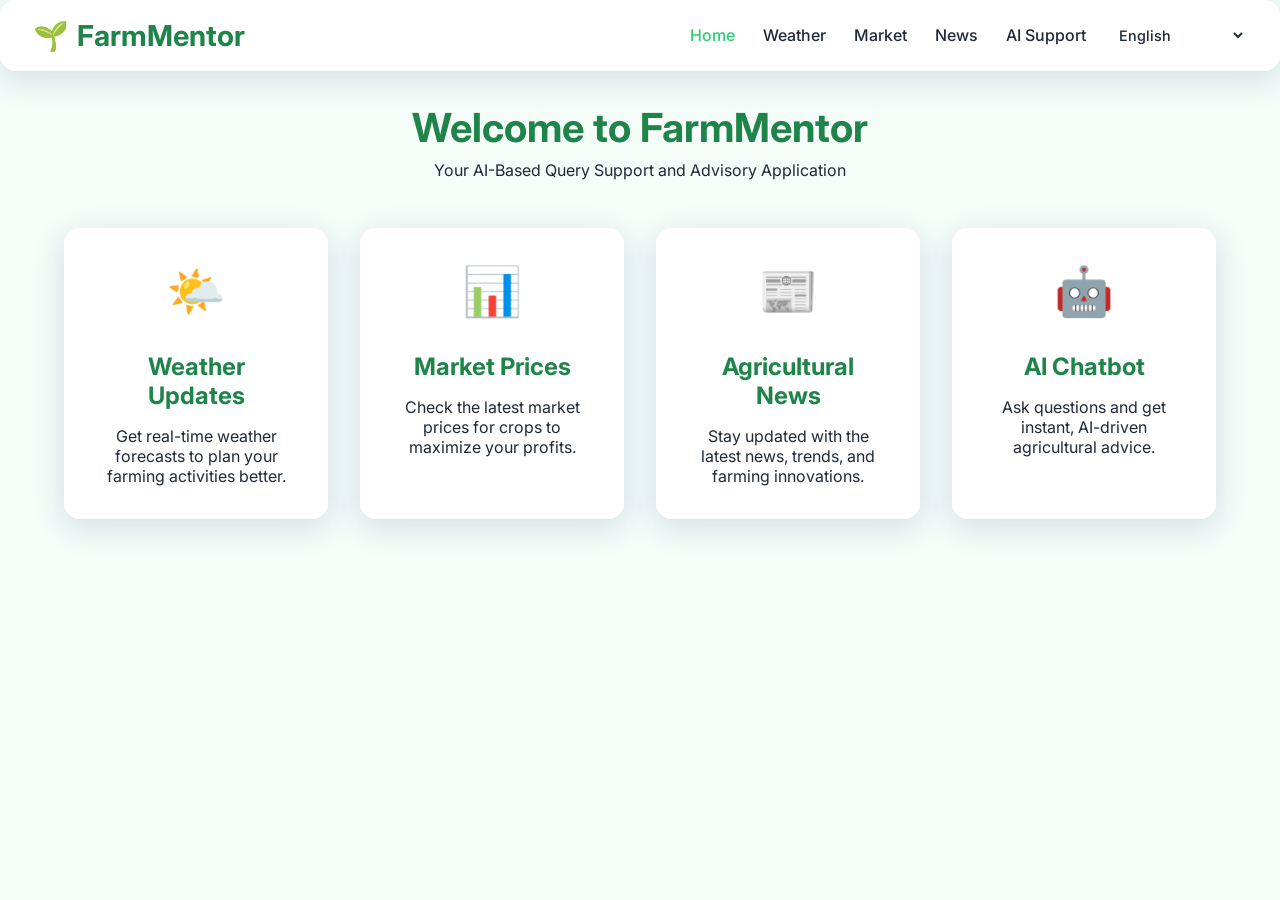
<file: index.html>
<!DOCTYPE html>
<html lang="en">
<head>
    <meta charset="UTF-8">
    <meta name="viewport" content="width=device-width, initial-scale=1.0">
    <title>FarmMentor Dashboard</title>
    <link rel="stylesheet" href="style.css">
</head>
<body>
    <nav class="glass-panel">
        <a href="index.html" class="logo">
            <span>🌱</span> FarmMentor
        </a>
        <div class="nav-links">
            <a href="index.html" class="active" data-i18n="nav_home">Home</a>
            <a href="weather.html" data-i18n="nav_weather">Weather</a>
            <a href="market.html" data-i18n="nav_market">Market</a>
            <a href="news.html" data-i18n="nav_news">News</a>
            <a href="chatbot.html" data-i18n="nav_chatbot">AI Support</a>
            <select id="langSelector" class="lang-selector" onchange="changeLanguage(this.value)">
                <option value="en">English</option>
                <option value="ta">தமிழ் (Tamil)</option>
                <option value="hi">हिन्दी (Hindi)</option>
                <option value="te">తెలుగు (Telugu)</option>
            </select>
        </div>
    </nav>

    <div class="container">
        <header class="page-header">
            <h1 data-i18n="welcome_title">Welcome to FarmMentor</h1>
            <p data-i18n="welcome_desc">Your AI-Based Query Support and Advisory Application</p>
        </header>

        <main class="dashboard-grid">
            <a href="weather.html" class="card glass-panel">
                <div class="card-icon">🌤️</div>
                <h2 data-i18n="card_weather_title">Weather Updates</h2>
                <p data-i18n="card_weather_desc">Get real-time weather forecasts to plan your farming activities better.</p>
            </a>

            <a href="market.html" class="card glass-panel">
                <div class="card-icon">📊</div>
                <h2 data-i18n="card_market_title">Market Prices</h2>
                <p data-i18n="card_market_desc">Check the latest market prices for crops to maximize your profits.</p>
            </a>

            <a href="news.html" class="card glass-panel">
                <div class="card-icon">📰</div>
                <h2 data-i18n="card_news_title">Agricultural News</h2>
                <p data-i18n="card_news_desc">Stay updated with the latest news, trends, and farming innovations.</p>
            </a>

            <a href="chatbot.html" class="card glass-panel">
                <div class="card-icon">🤖</div>
                <h2 data-i18n="card_chatbot_title">AI Chatbot</h2>
                <p data-i18n="card_chatbot_desc">Ask questions and get instant, AI-driven agricultural advice.</p>
            </a>
        </main>
    </div>

    <script src="translations.js"></script>
    <script src="script.js"></script>
</body>
</html>
</file>
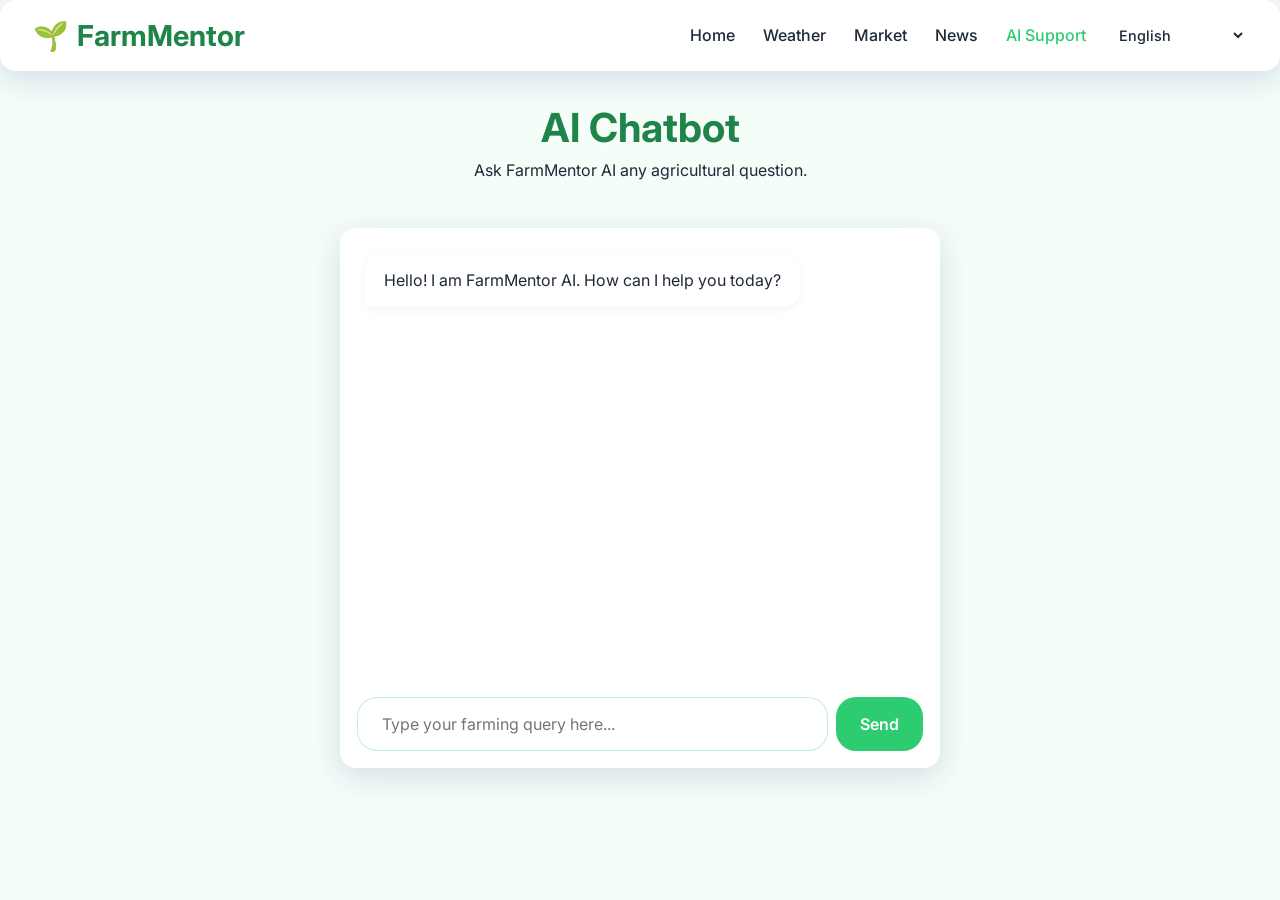
<file: chatbot.html>
<!DOCTYPE html>
<html lang="en">
<head>
    <meta charset="UTF-8">
    <meta name="viewport" content="width=device-width, initial-scale=1.0">
    <title>AI Chatbot - FarmMentor</title>
    <link rel="stylesheet" href="style.css">
</head>
<body>
    <nav class="glass-panel">
        <a href="index.html" class="logo">
            <span>🌱</span> FarmMentor
        </a>
        <div class="nav-links">
            <a href="index.html" data-i18n="nav_home">Home</a>
            <a href="weather.html" data-i18n="nav_weather">Weather</a>
            <a href="market.html" data-i18n="nav_market">Market</a>
            <a href="news.html" data-i18n="nav_news">News</a>
            <a href="chatbot.html" class="active" data-i18n="nav_chatbot">AI Support</a>
            <select id="langSelector" class="lang-selector" onchange="changeLanguage(this.value)">
                <option value="en">English</option>
                <option value="ta">தமிழ் (Tamil)</option>
                <option value="hi">हिन्दी (Hindi)</option>
                <option value="te">తెలుగు (Telugu)</option>
            </select>
        </div>
    </nav>

    <div class="container">
        <header class="page-header">
            <h1 data-i18n="card_chatbot_title">AI Chatbot Support</h1>
            <p data-i18n="chat_header_desc">Ask our AI assistant for farming advice.</p>
        </header>

        <main>
            <div class="chat-container glass-panel">
                <div class="chat-messages" id="chatMessages">
                    <div class="message bot" data-i18n="chat_welcome">
                        Hello! I am FarmMentor AI. Ask me about irrigation advice, crop selection tips, or weather planning guidance.
                    </div>
                </div>
                <div class="chat-input-area">
                    <input type="text" id="chatInput" placeholder="Type your farming question here..." data-i18n="chat_placeholder">
                    <button class="btn" onclick="sendChatMessage()" data-i18n="btn_send">Send</button>
                </div>
            </div>
        </main>
    </div>

    <script src="translations.js"></script>
    <script src="script.js"></script>
</body>
</html>
</file>
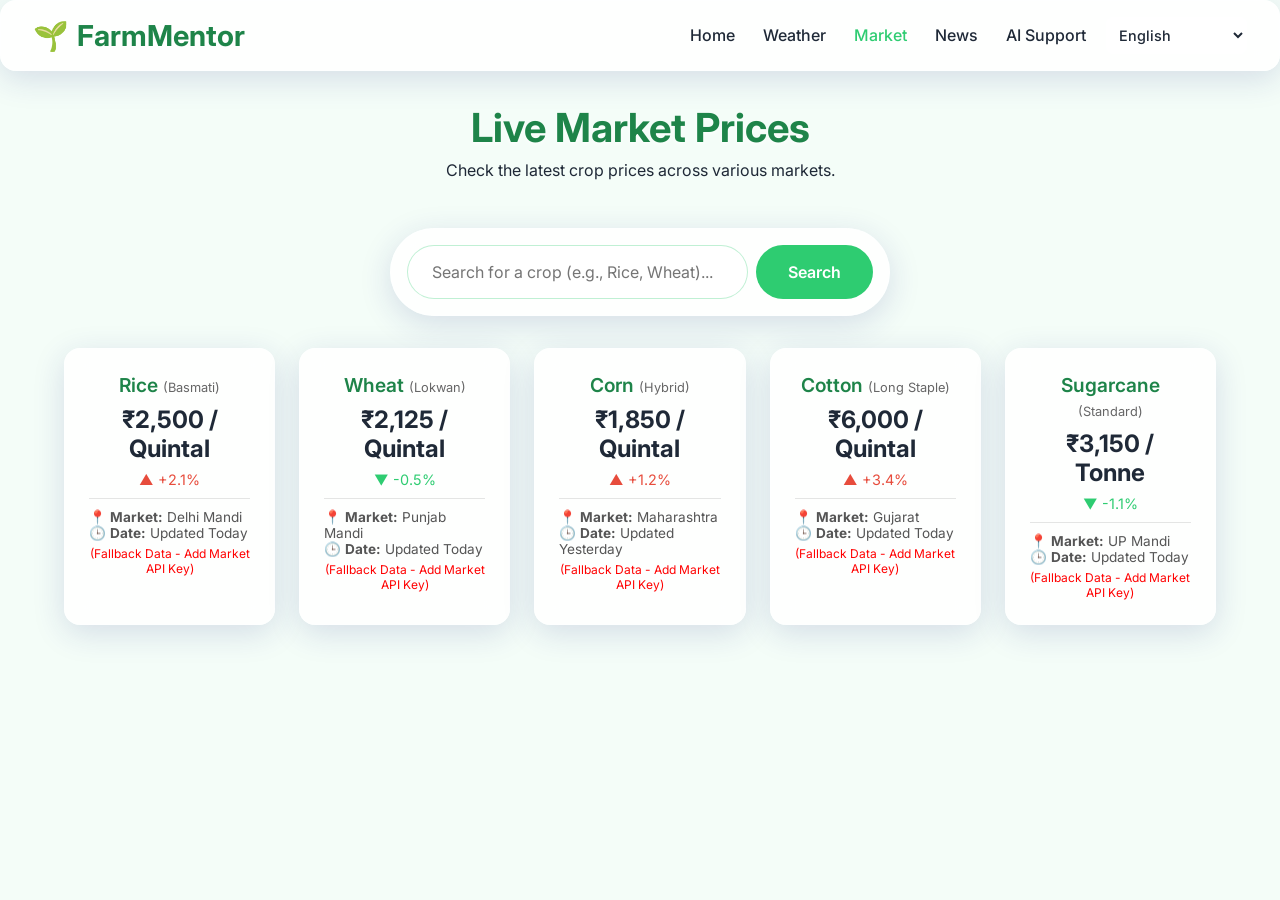
<file: market.html>
<!DOCTYPE html>
<html lang="en">
<head>
    <meta charset="UTF-8">
    <meta name="viewport" content="width=device-width, initial-scale=1.0">
    <title>Market Prices - FarmMentor</title>
    <link rel="stylesheet" href="style.css">
</head>
<body>
    <nav class="glass-panel">
        <a href="index.html" class="logo">
            <span>🌱</span> FarmMentor
        </a>
        <div class="nav-links">
            <a href="index.html" data-i18n="nav_home">Home</a>
            <a href="weather.html" data-i18n="nav_weather">Weather</a>
            <a href="market.html" class="active" data-i18n="nav_market">Market</a>
            <a href="news.html" data-i18n="nav_news">News</a>
            <a href="chatbot.html" data-i18n="nav_chatbot">AI Support</a>
            <select id="langSelector" class="lang-selector" onchange="changeLanguage(this.value)">
                <option value="en">English</option>
                <option value="ta">தமிழ் (Tamil)</option>
                <option value="hi">हिन्दी (Hindi)</option>
                <option value="te">తెలుగు (Telugu)</option>
            </select>
        </div>
    </nav>

    <div class="container">
        <header class="page-header">
            <h1 data-i18n="market_header_title">Market Prices</h1>
            <p data-i18n="market_header_desc">Latest market prices for essential crops.</p>
        </header>

        <main>
            <div class="input-group glass-panel" style="padding: 1rem; border-radius: 50px;">
                <input type="text" id="marketInput" placeholder="Search for a crop (e.g. Rice)..." data-i18n="market_placeholder">
                <button class="btn" onclick="filterMarket()" data-i18n="btn_search">Search</button>
            </div>

            <div id="marketGrid" class="market-grid">
                <!-- Data populated by JS -->
            </div>
        </main>
    </div>

    <script src="translations.js"></script>
    <script src="script.js"></script>
</body>
</html>
</file>
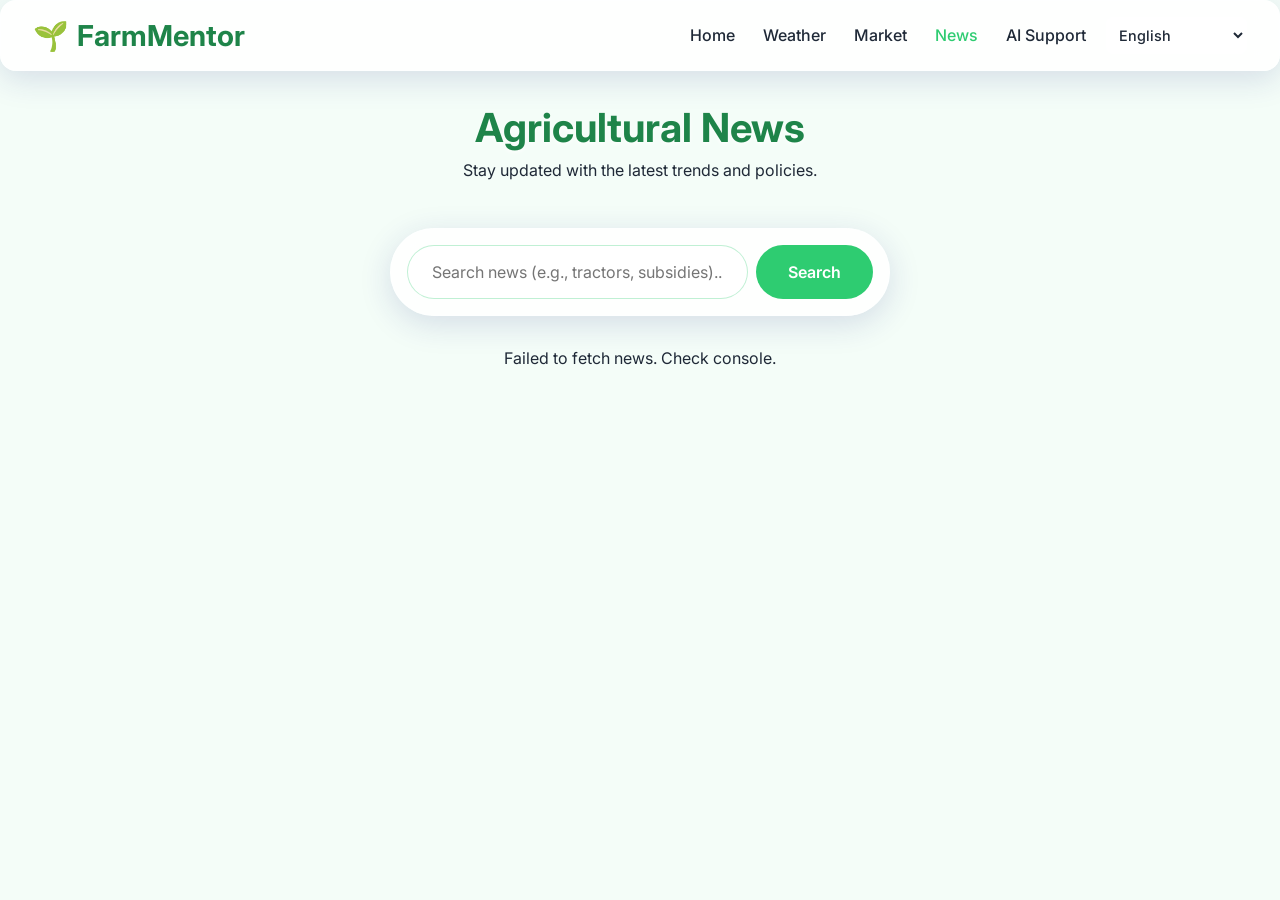
<file: news.html>
<!DOCTYPE html>
<html lang="en">
<head>
    <meta charset="UTF-8">
    <meta name="viewport" content="width=device-width, initial-scale=1.0">
    <title>Agricultural News - FarmMentor</title>
    <link rel="stylesheet" href="style.css">
</head>
<body>
    <nav class="glass-panel">
        <a href="index.html" class="logo">
            <span>🌱</span> FarmMentor
        </a>
        <div class="nav-links">
            <a href="index.html" data-i18n="nav_home">Home</a>
            <a href="weather.html" data-i18n="nav_weather">Weather</a>
            <a href="market.html" data-i18n="nav_market">Market</a>
            <a href="news.html" class="active" data-i18n="nav_news">News</a>
            <a href="chatbot.html" data-i18n="nav_chatbot">AI Support</a>
            <select id="langSelector" class="lang-selector" onchange="changeLanguage(this.value)">
                <option value="en">English</option>
                <option value="ta">தமிழ் (Tamil)</option>
                <option value="hi">हिन्दी (Hindi)</option>
                <option value="te">తెలుగు (Telugu)</option>
            </select>
        </div>
    </nav>

    <div class="container">
        <header class="page-header">
            <h1 data-i18n="card_news_title">Agricultural News</h1>
            <p data-i18n="news_header_desc">Stay updated with the latest in farming and agriculture.</p>
        </header>

        <main>
            <div class="input-group glass-panel" style="padding: 1rem; border-radius: 50px;">
                <input type="text" id="newsInput" placeholder="Search news (e.g. tractors, fertilizers)..." data-i18n="news_placeholder">
                <button class="btn" onclick="fetchNews()" data-i18n="btn_search">Search</button>
            </div>

            <div id="newsLoader" class="loader"></div>

            <div id="newsGrid" class="news-grid">
                <!-- Data populated by JS -->
            </div>
        </main>
    </div>

    <script src="translations.js"></script>
    <script src="script.js"></script>
</body>
</html>
</file>
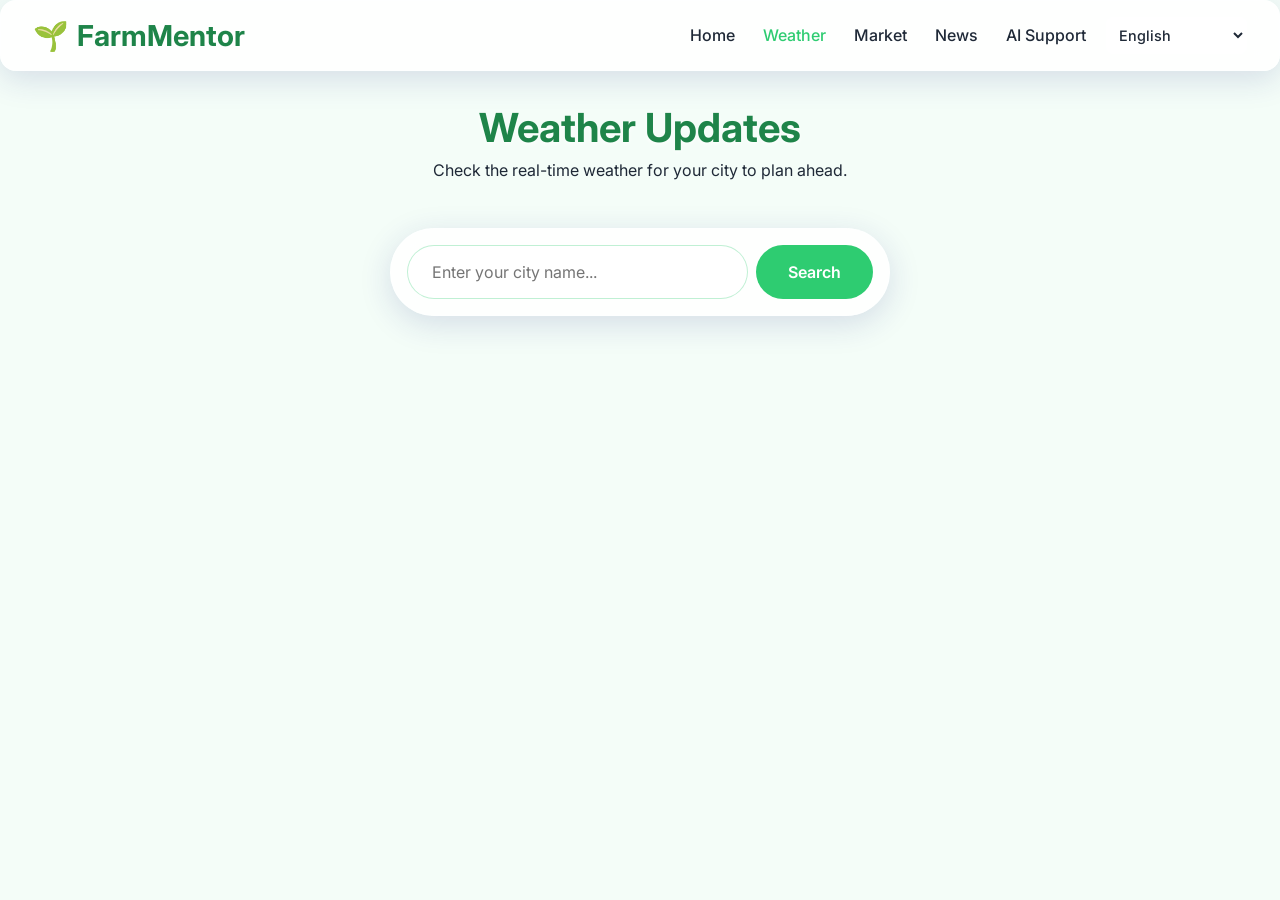
<file: weather.html>
<!DOCTYPE html>
<html lang="en">
<head>
    <meta charset="UTF-8">
    <meta name="viewport" content="width=device-width, initial-scale=1.0">
    <title>Weather Updates - FarmMentor</title>
    <link rel="stylesheet" href="style.css">
</head>
<body>
    <nav class="glass-panel">
        <a href="index.html" class="logo">
            <span>🌱</span> FarmMentor
        </a>
        <div class="nav-links">
            <a href="index.html" data-i18n="nav_home">Home</a>
            <a href="weather.html" class="active" data-i18n="nav_weather">Weather</a>
            <a href="market.html" data-i18n="nav_market">Market</a>
            <a href="news.html" data-i18n="nav_news">News</a>
            <a href="chatbot.html" data-i18n="nav_chatbot">AI Support</a>
            <select id="langSelector" class="lang-selector" onchange="changeLanguage(this.value)">
                <option value="en">English</option>
                <option value="ta">தமிழ் (Tamil)</option>
                <option value="hi">हिन्दी (Hindi)</option>
                <option value="te">తెలుగు (Telugu)</option>
            </select>
        </div>
    </nav>

    <div class="container">
        <header class="page-header">
            <h1 data-i18n="card_weather_title">Weather Updates</h1>
            <p data-i18n="weather_header_desc">Check the real-time weather for your city to plan ahead.</p>
        </header>

        <main>
            <div class="input-group glass-panel" style="padding: 1rem; border-radius: 50px;">
                <input type="text" id="cityInput" placeholder="Enter your city name..." data-i18n="weather_placeholder">
                <button class="btn" onclick="fetchWeather()" data-i18n="btn_search">Search</button>
            </div>

            <div id="weatherLoader" class="loader"></div>

            <div id="weatherResult" class="result-container glass-panel">
                <div class="weather-info">
                    <h2 id="cityName" style="color: var(--darker-green);" data-i18n="city_name_placeholder">City Name</h2>
                    <div class="temp" id="temperature">--°C</div>
                    <div style="font-size: 1.5rem; color: #555;" id="condition" data-i18n="condition_placeholder">Condition</div>
                    
                    <div class="weather-details">
                        <div class="detail-item">
                            <span class="detail-label" data-i18n="weather_humidity">Humidity</span>
                            <span class="detail-value" id="humidity">--%</span>
                        </div>
                        <div class="detail-item">
                            <span class="detail-label" data-i18n="weather_wind">Wind Speed</span>
                            <span class="detail-value" id="windSpeed">-- m/s</span>
                        </div>
                    </div>
                </div>
            </div>
        </main>
    </div>

    <script src="translations.js"></script>
    <script src="script.js"></script>
</body>
</html>
</file>
<file: style.css>
@import url('https://fonts.googleapis.com/css2?family=Inter:wght@300;400;500;600;700&display=swap');

:root {
  --primary-green: #2ecc71;
  --dark-green: #27ae60;
  --darker-green: #1e8449;
  --bg-color: #f4fdf8;
  --text-dark: #1f2937;
  --text-light: #f3f4f6;
  --glass-bg: rgba(255, 255, 255, 0.85);
  --glass-border: rgba(255, 255, 255, 0.4);
  --glass-shadow: 0 8px 32px 0 rgba(31, 38, 135, 0.15);
  --transition: all 0.3s cubic-bezier(0.25, 0.8, 0.25, 1);
}

* {
  margin: 0;
  padding: 0;
  box-sizing: border-box;
  font-family: 'Inter', sans-serif;
}

body {
  background-color: var(--bg-color);
  background-image: url('https://images.unsplash.com/photo-1500382017468-9049fed747ef?q=80&w=2000&auto=format&fit=crop');
  background-size: cover;
  background-position: center;
  background-attachment: fixed;
  color: var(--text-dark);
  min-height: 100vh;
  display: flex;
  flex-direction: column;
}

/* Glassmorphism utility */
.glass-panel {
  background: var(--glass-bg);
  backdrop-filter: blur(12px);
  -webkit-backdrop-filter: blur(12px);
  border: 1px solid var(--glass-border);
  border-radius: 16px;
  box-shadow: var(--glass-shadow);
}

/* Navbar */
nav {
  padding: 1rem 2rem;
  display: flex;
  justify-content: space-between;
  align-items: center;
  margin-bottom: 2rem;
}

.logo {
  font-size: 1.8rem;
  font-weight: 700;
  color: var(--darker-green);
  text-decoration: none;
  display: flex;
  align-items: center;
  gap: 0.5rem;
}

.nav-links a {
  text-decoration: none;
  color: var(--text-dark);
  font-weight: 500;
  margin-left: 1.5rem;
  transition: var(--transition);
}

.nav-links a:hover, .nav-links a.active {
  color: var(--primary-green);
}

.lang-selector {
  padding: 0.5rem;
  margin-left: 1rem;
  border-radius: 8px;
  border: 1px solid var(--glass-border);
  background: rgba(255, 255, 255, 0.7);
  color: var(--text-dark);
  font-size: 0.9rem;
  font-weight: 500;
  outline: none;
  cursor: pointer;
  transition: var(--transition);
}

.lang-selector:hover, .lang-selector:focus {
  border-color: var(--primary-green);
  box-shadow: 0 0 0 2px rgba(46, 204, 113, 0.2);
}

/* Main Content Layout */
.container {
  max-width: 1200px;
  margin: 0 auto;
  padding: 0 1.5rem;
  flex: 1;
  width: 100%;
}

.page-header {
  text-align: center;
  margin-bottom: 3rem;
  color: var(--text-dark);
}

.page-header h1 {
  font-size: 2.5rem;
  margin-bottom: 0.5rem;
  color: var(--darker-green);
  text-shadow: 0 2px 4px rgba(255,255,255,0.8);
}

/* Dashboard Cards */
.dashboard-grid {
  display: grid;
  grid-template-columns: repeat(auto-fit, minmax(250px, 1fr));
  gap: 2rem;
  padding-bottom: 3rem;
}

.card {
  padding: 2rem;
  text-align: center;
  text-decoration: none;
  color: var(--text-dark);
  transition: var(--transition);
  display: flex;
  flex-direction: column;
  align-items: center;
  gap: 1rem;
}

.card:hover {
  transform: translateY(-10px);
  box-shadow: 0 15px 35px 0 rgba(31, 38, 135, 0.2);
  background: rgba(255, 255, 255, 0.95);
}

.card-icon {
  font-size: 3rem;
  color: var(--primary-green);
  margin-bottom: 1rem;
}

.card h2 {
  font-size: 1.5rem;
  color: var(--darker-green);
}

/* Common UI Elements */
.input-group {
  display: flex;
  gap: 0.5rem;
  max-width: 500px;
  margin: 0 auto 2rem;
}

input[type="text"] {
  flex: 1;
  padding: 1rem 1.5rem;
  border: 1px solid rgba(46, 204, 113, 0.3);
  border-radius: 50px;
  font-size: 1rem;
  outline: none;
  transition: var(--transition);
  background: rgba(255,255,255,0.9);
}

input[type="text"]:focus {
  border-color: var(--primary-green);
  box-shadow: 0 0 0 3px rgba(46, 204, 113, 0.2);
}

button.btn {
  padding: 1rem 2rem;
  background: var(--primary-green);
  color: white;
  border: none;
  border-radius: 50px;
  font-size: 1rem;
  font-weight: 600;
  cursor: pointer;
  transition: var(--transition);
}

button.btn:hover {
  background: var(--dark-green);
  transform: translateY(-2px);
}

/* Content Displays (Weather, News, Market) */
.result-container {
  max-width: 800px;
  margin: 0 auto 3rem;
  padding: 2rem;
  display: none; /* hidden by default */
  animation: fadeIn 0.5s ease;
}

@keyframes fadeIn {
  from { opacity: 0; transform: translateY(10px); }
  to { opacity: 1; transform: translateY(0); }
}

.weather-info {
  display: flex;
  flex-direction: column;
  align-items: center;
  gap: 1rem;
}

.temp {
  font-size: 4rem;
  font-weight: 700;
  color: var(--darker-green);
}

.weather-details {
  display: flex;
  gap: 2rem;
  margin-top: 1rem;
}

.detail-item {
  display: flex;
  flex-direction: column;
  align-items: center;
}

.detail-label {
  font-size: 0.9rem;
  color: #666;
}

.detail-value {
  font-size: 1.2rem;
  font-weight: 600;
}

/* Market Prices Grid */
.market-grid {
  display: grid;
  grid-template-columns: repeat(auto-fill, minmax(200px, 1fr));
  gap: 1.5rem;
  margin-top: 2rem;
}

.price-card {
  padding: 1.5rem;
  text-align: center;
}

.crop-name {
  font-size: 1.2rem;
  font-weight: 600;
  color: var(--darker-green);
  margin-bottom: 0.5rem;
}

.crop-price {
  font-size: 1.5rem;
  font-weight: 700;
  color: var(--text-dark);
}

.price-trend {
  font-size: 0.9rem;
  margin-top: 0.5rem;
}

.trend-up { color: #e74c3c; }
.trend-down { color: var(--primary-green); }

/* News Grid */
.news-grid {
  display: grid;
  grid-template-columns: repeat(auto-fill, minmax(300px, 1fr));
  gap: 1.5rem;
  margin-top: 2rem;
}

.news-card {
  padding: 1.5rem;
  display: flex;
  flex-direction: column;
  gap: 1rem;
}

.news-title {
  font-size: 1.1rem;
  font-weight: 600;
  color: var(--darker-green);
  line-height: 1.4;
}

.news-desc {
  font-size: 0.95rem;
  color: #555;
  line-height: 1.5;
  flex: 1;
}

.news-date {
  font-size: 0.8rem;
  color: #888;
}

/* Chatbot UI */
.chat-container {
  max-width: 600px;
  margin: 0 auto;
  height: 60vh;
  display: flex;
  flex-direction: column;
}

.chat-messages {
  flex: 1;
  padding: 1.5rem;
  overflow-y: auto;
  display: flex;
  flex-direction: column;
  gap: 1rem;
}

.message {
  max-width: 80%;
  padding: 1rem 1.2rem;
  border-radius: 18px;
  line-height: 1.4;
  animation: fadeIn 0.3s ease;
}

.message.bot {
  background: rgba(255, 255, 255, 0.9);
  align-self: flex-start;
  border-bottom-left-radius: 4px;
  box-shadow: 0 2px 10px rgba(0,0,0,0.05);
}

.message.user {
  background: var(--primary-green);
  color: white;
  align-self: flex-end;
  border-bottom-right-radius: 4px;
}

.chat-input-area {
  padding: 1rem;
  display: flex;
  gap: 0.5rem;
  border-top: 1px solid var(--glass-border);
}

.chat-input-area input {
  margin-bottom: 0;
  border-radius: 20px;
}

.chat-input-area button {
  border-radius: 20px;
  padding: 0.8rem 1.5rem;
}

/* Loading State */
.loader {
  border: 4px solid rgba(0,0,0,0.1);
  border-left-color: var(--primary-green);
  border-radius: 50%;
  width: 40px;
  height: 40px;
  animation: spin 1s linear infinite;
  margin: 2rem auto;
  display: none;
}

@keyframes spin {
  0% { transform: rotate(0deg); }
  100% { transform: rotate(360deg); }
}

/* Responsive */
@media (max-width: 768px) {
  nav {
    flex-direction: column;
    gap: 1rem;
  }
  .nav-links {
    display: flex;
    flex-wrap: wrap;
    justify-content: center;
    gap: 1rem;
  }
  .nav-links a {
    margin: 0;
  }
}
</file>
